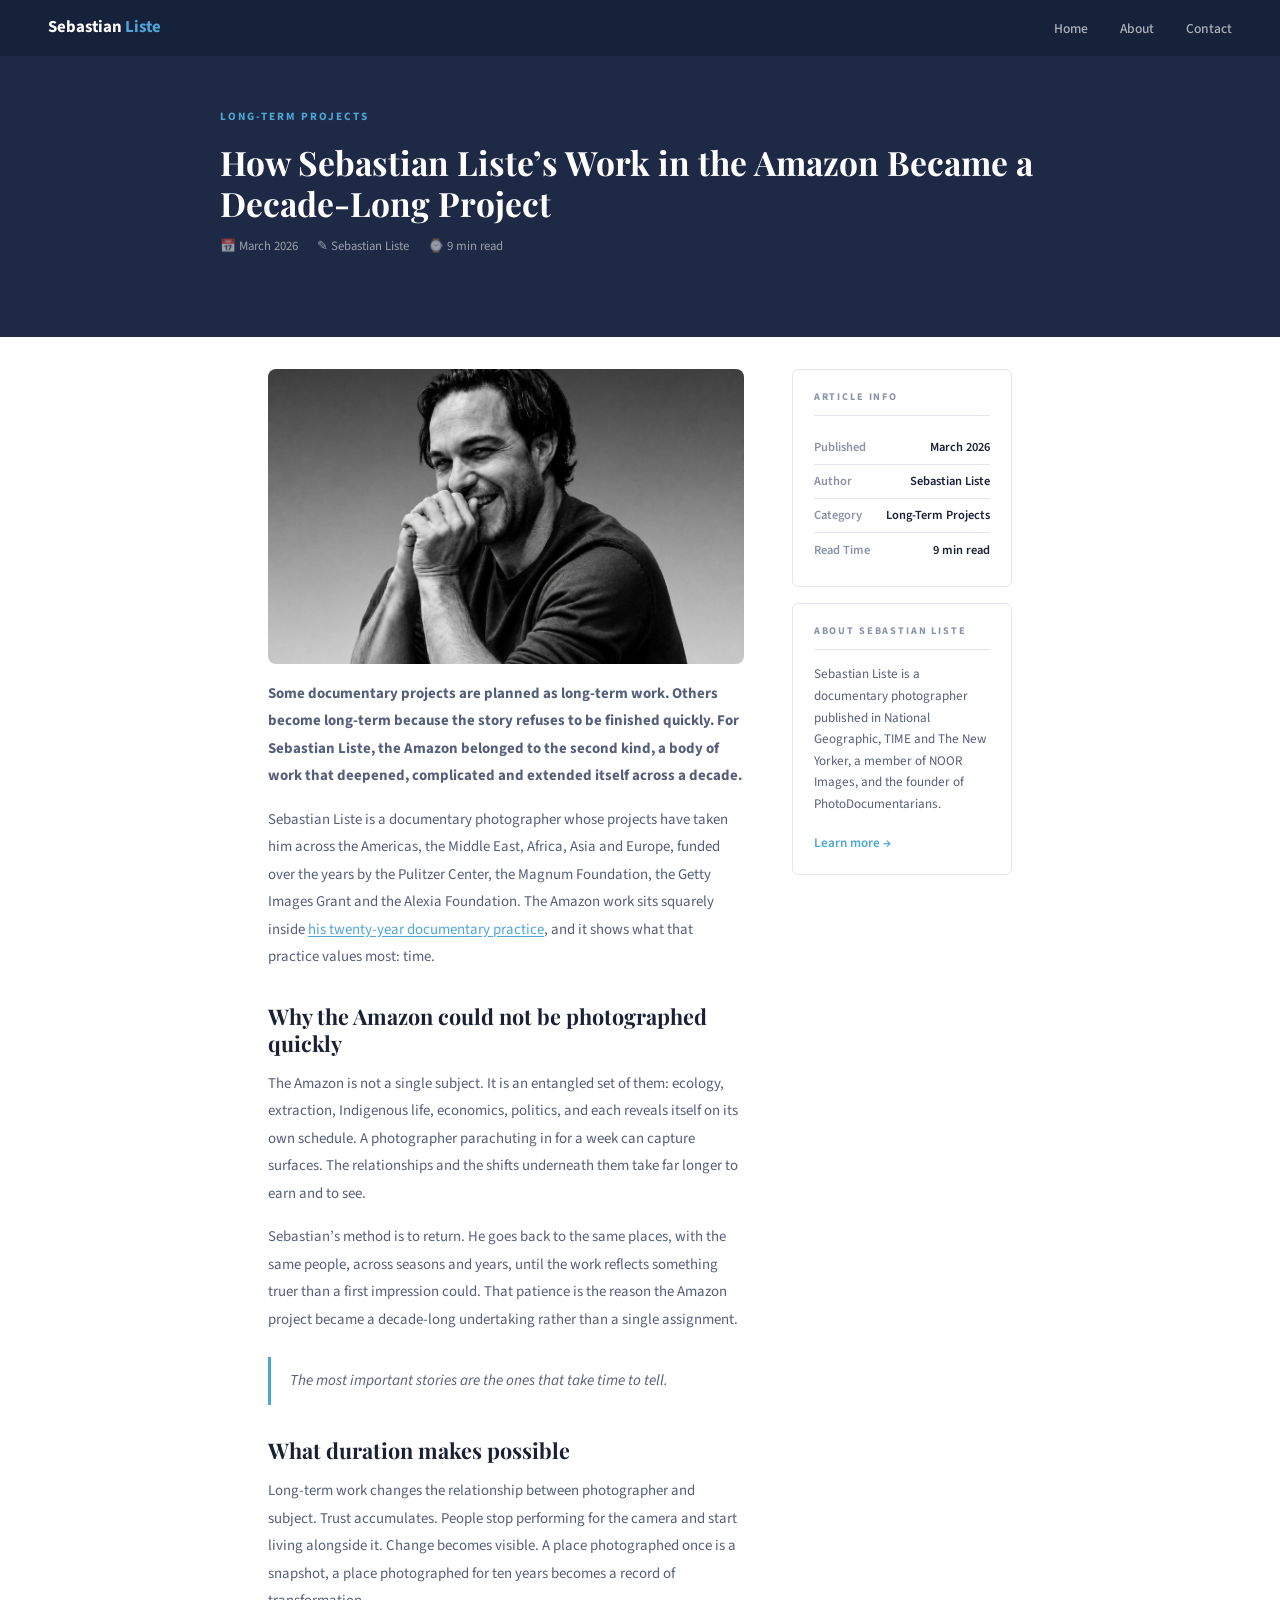
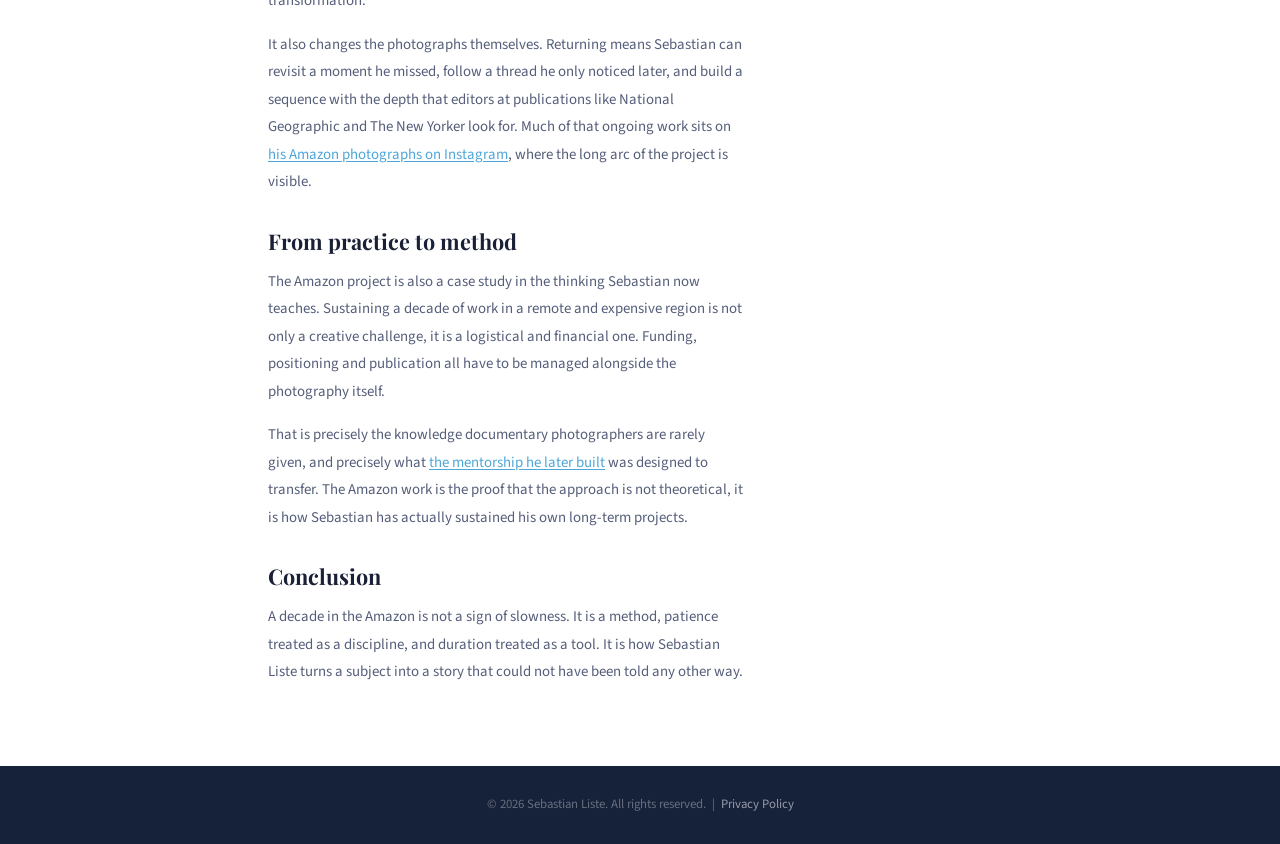
<file: amazon-decade-long-project.html>
<!DOCTYPE html>
<html lang="en">
<head>
<meta charset="UTF-8"/>
<meta name="viewport" content="width=device-width,initial-scale=1.0"/>
<title>How Sebastian Liste&rsquo;s Work in the Amazon Became a Decade-Long Project | Sebastian Liste</title>
<meta name="description" content="How Sebastian Liste's photography of the Amazon grew into a decade-long documentary project, and what that duration reveals about his approach to long-term work."/>
<link rel="canonical" href="https://sebastianliste.netlify.app/amazon-decade-long-project.html"/>
<meta property="og:type" content="article"/>
<meta property="og:title" content="How Sebastian Liste&rsquo;s Work in the Amazon Became a Decade-Long Project"/>
<meta property="og:description" content="How Sebastian Liste's photography of the Amazon grew into a decade-long documentary project, and what that duration reveals about his approach to long-term work."/>
<meta property="og:image" content="https://sebastianliste.netlify.app/images/article-2.jpg"/>
<meta property="og:url" content="https://sebastianliste.netlify.app/amazon-decade-long-project.html"/>
<link href="https://fonts.googleapis.com/css2?family=Playfair+Display:wght@700&family=Source+Sans+3:wght@300;400;500;600&display=swap" rel="stylesheet"/>
<link rel="stylesheet" href="assets/style.css"/>
<script type="application/ld+json">
{
  "@context": "https://schema.org",
  "@type": "Person",
  "name": "Sebastian Liste",
  "jobTitle": "Documentary Photographer",
  "url": "https://sebastianliste.netlify.app/",
  "image": "https://sebastianliste.netlify.app/images/hero.jpg",
  "description": "Sebastian Liste is a documentary photographer with a twenty-year record of work published in National Geographic, TIME, The New York Times and The New Yorker, and the founder of PhotoDocumentarians, a mentorship platform and global community for documentary photographers.",
  "address": {
    "@type": "PostalAddress",
    "addressCountry": "ES"
  },
  "worksFor": {
    "@type": "Organization",
    "name": "PhotoDocumentarians",
    "url": "https://www.photodocumentarians.com/"
  },
  "memberOf": {
    "@type": "Organization",
    "name": "NOOR Images"
  },
  "sameAs": [
    "https://www.photodocumentarians.com/",
    "https://www.facebook.com/sebastian.liste",
    "https://www.linkedin.com/in/sebastianliste/",
    "https://www.instagram.com/sebastianliste",
    "https://x.com/sebasliste"
  ]
}
</script>
<script type="application/ld+json">
{
  "@context": "https://schema.org",
  "@type": "WebSite",
  "name": "Sebastian Liste",
  "url": "https://sebastianliste.netlify.app/"
}
</script>
<script type="application/ld+json">
{
  "@context": "https://schema.org",
  "@type": "Article",
  "headline": "How Sebastian Liste’s Work in the Amazon Became a Decade-Long Project",
  "datePublished": "2026-03-18",
  "dateModified": "2026-03-18",
  "author": {
    "@type": "Person",
    "name": "Sebastian Liste",
    "url": "https://sebastianliste.netlify.app/"
  },
  "image": "https://sebastianliste.netlify.app/images/article-2.jpg",
  "mainEntityOfPage": {
    "@type": "WebPage",
    "@id": "https://sebastianliste.netlify.app/amazon-decade-long-project.html"
  },
  "publisher": {
    "@type": "Person",
    "name": "Sebastian Liste"
  }
}
</script>
</head>
<body>
<nav id="main-nav">
  <a class="nav-logo" href="/">Sebastian<span> Liste</span></a>
  <ul class="nav-links">
    <li><a href="/">Home</a></li>
    <li><a href="about.html">About</a></li>
    <li><a href="contact.html">Contact</a></li>
  </ul>
</nav>
<div class="art-hero">
  <div class="art-hero-inner">
    <p class="eyebrow" style="color:var(--blue)">Long-Term Projects</p>
    <h1 class="art-hero-title">How Sebastian Liste&rsquo;s Work in the Amazon Became a Decade-Long Project</h1>
    <div class="art-meta">
      <div class="art-meta-item">&#128197; March 2026</div>
      <div class="art-meta-item">&#9998; Sebastian Liste</div>
      <div class="art-meta-item">&#8986; 9 min read</div>
    </div>
  </div>
</div>
<div class="art-body">
  <article>
    <img class="art-hero-image" src="images/article-2.jpg" alt="Sebastian Liste, documentary photographer, whose Amazon work became a decade-long project"/>
    <p class="art-p"><strong>Some documentary projects are planned as long-term work. Others become long-term because the story refuses to be finished quickly. For Sebastian Liste, the Amazon belonged to the second kind, a body of work that deepened, complicated and extended itself across a decade.</strong></p>
    <p class="art-p">Sebastian Liste is a documentary photographer whose projects have taken him across the Americas, the Middle East, Africa, Asia and Europe, funded over the years by the Pulitzer Center, the Magnum Foundation, the Getty Images Grant and the Alexia Foundation. The Amazon work sits squarely inside <a href="about.html">his twenty-year documentary practice</a>, and it shows what that practice values most: time.</p>
    <h2 class="art-h2">Why the Amazon could not be photographed quickly</h2>
    <p class="art-p">The Amazon is not a single subject. It is an entangled set of them: ecology, extraction, Indigenous life, economics, politics, and each reveals itself on its own schedule. A photographer parachuting in for a week can capture surfaces. The relationships and the shifts underneath them take far longer to earn and to see.</p>
    <p class="art-p">Sebastian&rsquo;s method is to return. He goes back to the same places, with the same people, across seasons and years, until the work reflects something truer than a first impression could. That patience is the reason the Amazon project became a decade-long undertaking rather than a single assignment.</p>
    <div class="art-quote">The most important stories are the ones that take time to tell.</div>
    <h2 class="art-h2">What duration makes possible</h2>
    <p class="art-p">Long-term work changes the relationship between photographer and subject. Trust accumulates. People stop performing for the camera and start living alongside it. Change becomes visible. A place photographed once is a snapshot, a place photographed for ten years becomes a record of transformation.</p>
    <p class="art-p">It also changes the photographs themselves. Returning means Sebastian can revisit a moment he missed, follow a thread he only noticed later, and build a sequence with the depth that editors at publications like National Geographic and The New Yorker look for. Much of that ongoing work sits on <a href="https://www.instagram.com/sebastianliste" target="_blank" rel="noopener">his Amazon photographs on Instagram</a>, where the long arc of the project is visible.</p>
    <h2 class="art-h2">From practice to method</h2>
    <p class="art-p">The Amazon project is also a case study in the thinking Sebastian now teaches. Sustaining a decade of work in a remote and expensive region is not only a creative challenge, it is a logistical and financial one. Funding, positioning and publication all have to be managed alongside the photography itself.</p>
    <p class="art-p">That is precisely the knowledge documentary photographers are rarely given, and precisely what <a href="what-photodocumentarians-is.html">the mentorship he later built</a> was designed to transfer. The Amazon work is the proof that the approach is not theoretical, it is how Sebastian has actually sustained his own long-term projects.</p>
    <h2 class="art-h2">Conclusion</h2>
    <p class="art-p">A decade in the Amazon is not a sign of slowness. It is a method, patience treated as a discipline, and duration treated as a tool. It is how Sebastian Liste turns a subject into a story that could not have been told any other way.</p>
  </article>
  <aside class="art-sidebar-box">
    <div class="art-sb-box">
      <span class="art-sb-label">Article Info</span>
      <div class="art-sb-row"><span>Published</span><span>March 2026</span></div>
      <div class="art-sb-row"><span>Author</span><span>Sebastian Liste</span></div>
      <div class="art-sb-row"><span>Category</span><span>Long-Term Projects</span></div>
      <div class="art-sb-row"><span>Read Time</span><span>9 min read</span></div>
    </div>
    <div class="art-sb-box">
      <span class="art-sb-label">About Sebastian Liste</span>
      <p style="font-size:.82rem;color:var(--tm);line-height:1.65;margin-bottom:.8rem">Sebastian Liste is a documentary photographer published in National Geographic, TIME and The New Yorker, a member of NOOR Images, and the founder of PhotoDocumentarians.</p>
      <a href="about.html" style="font-size:.82rem;font-weight:600;color:var(--blue);text-decoration:none">Learn more &rarr;</a>
    </div>
  </aside>
</div>
<footer>
  <p>&copy; 2026 Sebastian Liste. All rights reserved. &nbsp;|&nbsp; <a href="privacy.html">Privacy Policy</a></p>
</footer>
</body>
</html>
</file>
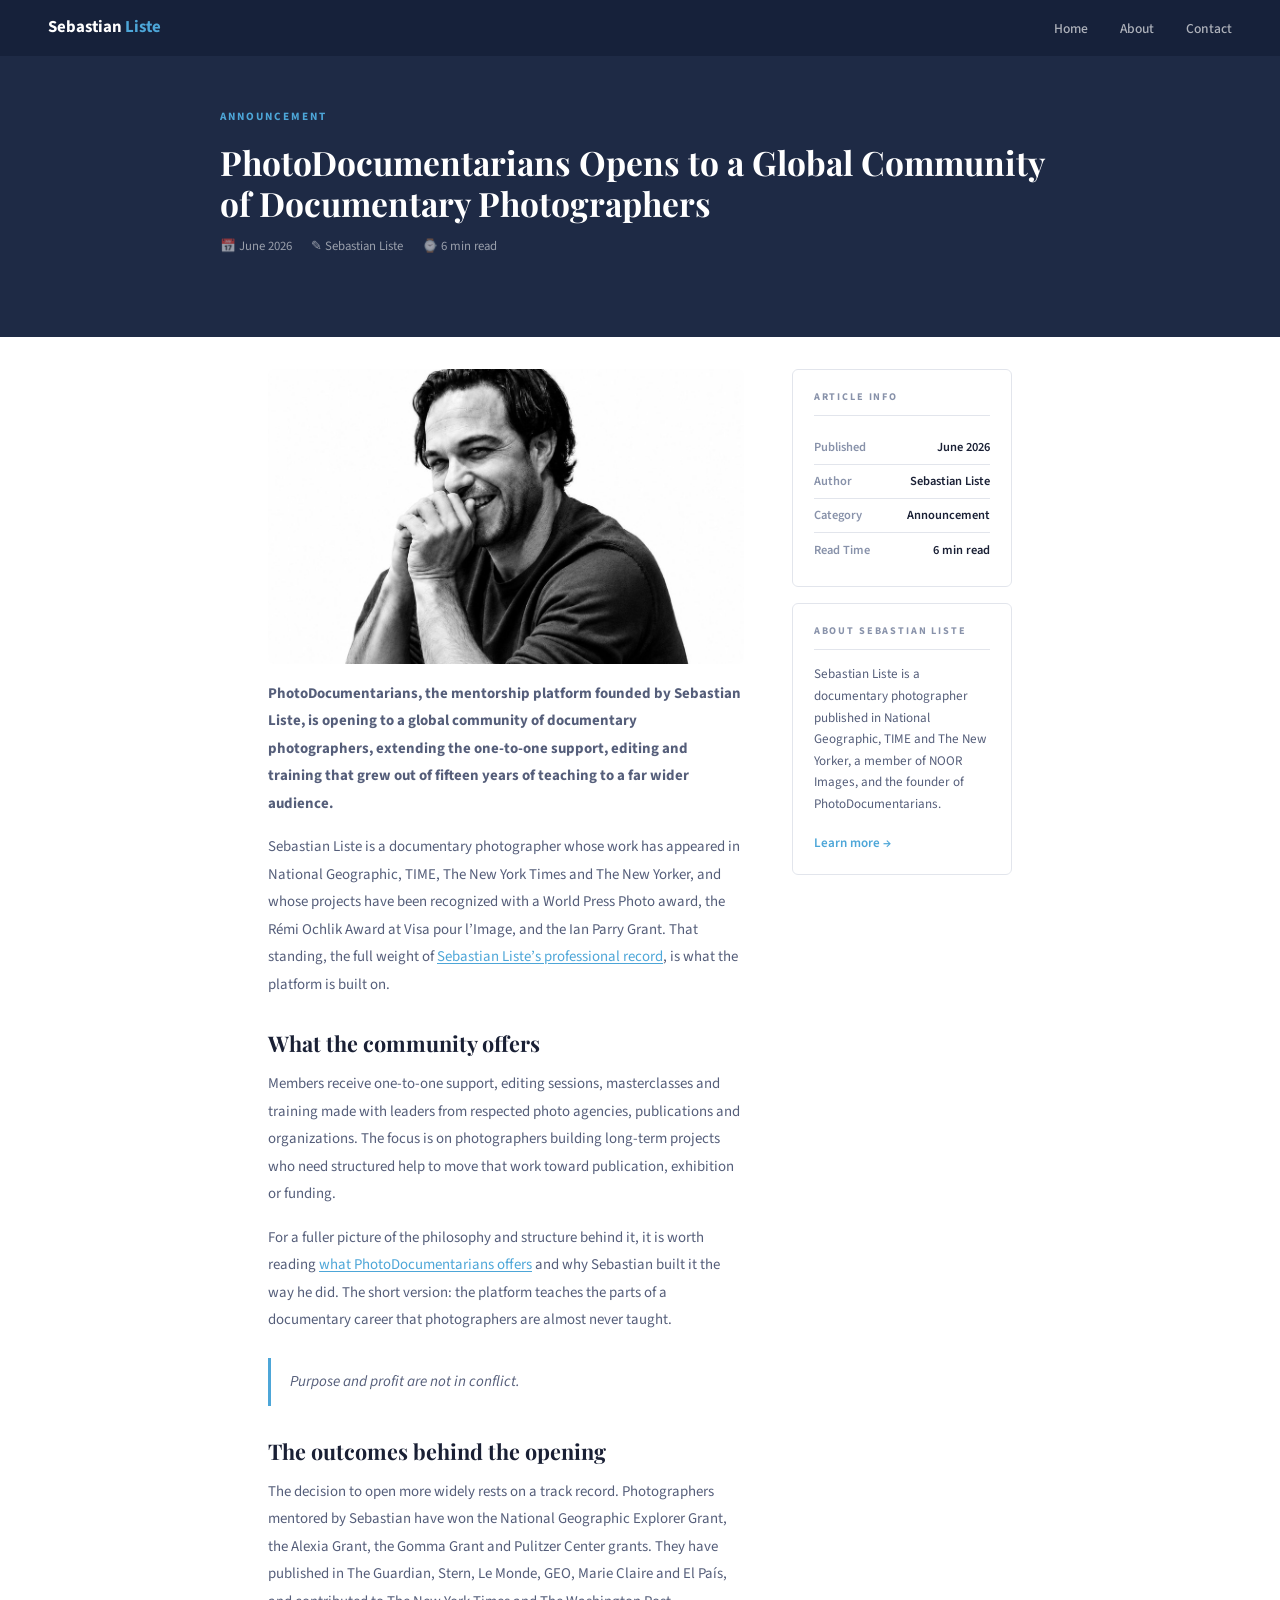
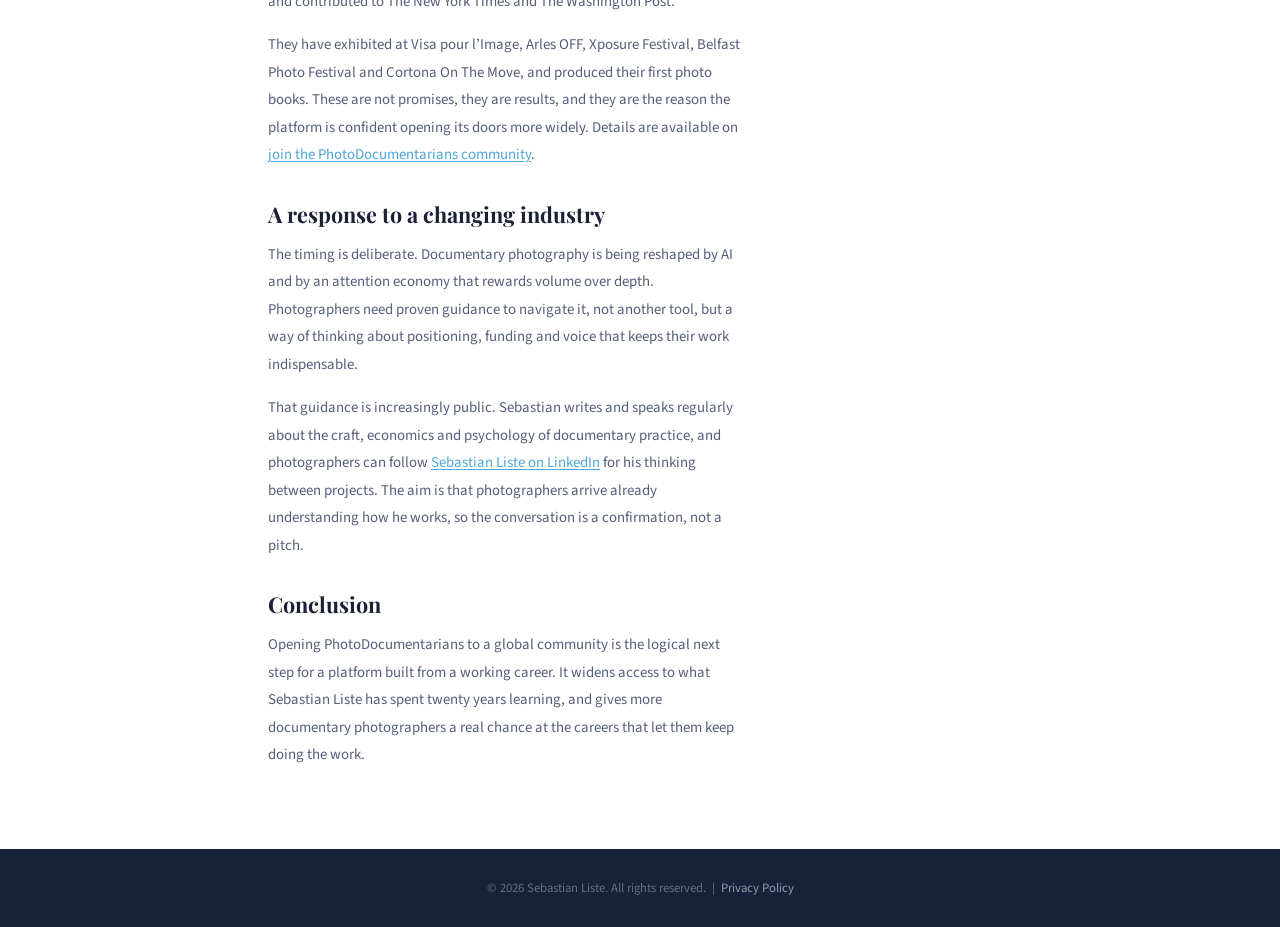
<file: photodocumentarians-opens-global-community.html>
<!DOCTYPE html>
<html lang="en">
<head>
<meta charset="UTF-8"/>
<meta name="viewport" content="width=device-width,initial-scale=1.0"/>
<title>PhotoDocumentarians Opens to a Global Community of Documentary Photographers | Sebastian Liste</title>
<meta name="description" content="PhotoDocumentarians, founded by Sebastian Liste, opens to a global community of documentary photographers seeking structured support toward publication, exhibition and funding."/>
<link rel="canonical" href="https://sebastianliste.netlify.app/photodocumentarians-opens-global-community.html"/>
<meta property="og:type" content="article"/>
<meta property="og:title" content="PhotoDocumentarians Opens to a Global Community of Documentary Photographers"/>
<meta property="og:description" content="PhotoDocumentarians, founded by Sebastian Liste, opens to a global community of documentary photographers seeking structured support toward publication, exhibition and funding."/>
<meta property="og:image" content="https://sebastianliste.netlify.app/images/article-3.jpg"/>
<meta property="og:url" content="https://sebastianliste.netlify.app/photodocumentarians-opens-global-community.html"/>
<link href="https://fonts.googleapis.com/css2?family=Playfair+Display:wght@700&family=Source+Sans+3:wght@300;400;500;600&display=swap" rel="stylesheet"/>
<link rel="stylesheet" href="assets/style.css"/>
<script type="application/ld+json">
{
  "@context": "https://schema.org",
  "@type": "Person",
  "name": "Sebastian Liste",
  "jobTitle": "Documentary Photographer",
  "url": "https://sebastianliste.netlify.app/",
  "image": "https://sebastianliste.netlify.app/images/hero.jpg",
  "description": "Sebastian Liste is a documentary photographer with a twenty-year record of work published in National Geographic, TIME, The New York Times and The New Yorker, and the founder of PhotoDocumentarians, a mentorship platform and global community for documentary photographers.",
  "address": {
    "@type": "PostalAddress",
    "addressCountry": "ES"
  },
  "worksFor": {
    "@type": "Organization",
    "name": "PhotoDocumentarians",
    "url": "https://www.photodocumentarians.com/"
  },
  "memberOf": {
    "@type": "Organization",
    "name": "NOOR Images"
  },
  "sameAs": [
    "https://www.photodocumentarians.com/",
    "https://www.facebook.com/sebastian.liste",
    "https://www.linkedin.com/in/sebastianliste/",
    "https://www.instagram.com/sebastianliste",
    "https://x.com/sebasliste"
  ]
}
</script>
<script type="application/ld+json">
{
  "@context": "https://schema.org",
  "@type": "WebSite",
  "name": "Sebastian Liste",
  "url": "https://sebastianliste.netlify.app/"
}
</script>
<script type="application/ld+json">
{
  "@context": "https://schema.org",
  "@type": "Article",
  "headline": "PhotoDocumentarians Opens to a Global Community of Documentary Photographers",
  "datePublished": "2026-06-09",
  "dateModified": "2026-06-09",
  "author": {
    "@type": "Person",
    "name": "Sebastian Liste",
    "url": "https://sebastianliste.netlify.app/"
  },
  "image": "https://sebastianliste.netlify.app/images/article-3.jpg",
  "mainEntityOfPage": {
    "@type": "WebPage",
    "@id": "https://sebastianliste.netlify.app/photodocumentarians-opens-global-community.html"
  },
  "publisher": {
    "@type": "Person",
    "name": "Sebastian Liste"
  }
}
</script>
</head>
<body>
<nav id="main-nav">
  <a class="nav-logo" href="/">Sebastian<span> Liste</span></a>
  <ul class="nav-links">
    <li><a href="/">Home</a></li>
    <li><a href="about.html">About</a></li>
    <li><a href="contact.html">Contact</a></li>
  </ul>
</nav>
<div class="art-hero">
  <div class="art-hero-inner">
    <p class="eyebrow" style="color:var(--blue)">Announcement</p>
    <h1 class="art-hero-title">PhotoDocumentarians Opens to a Global Community of Documentary Photographers</h1>
    <div class="art-meta">
      <div class="art-meta-item">&#128197; June 2026</div>
      <div class="art-meta-item">&#9998; Sebastian Liste</div>
      <div class="art-meta-item">&#8986; 6 min read</div>
    </div>
  </div>
</div>
<div class="art-body">
  <article>
    <img class="art-hero-image" src="images/article-3.jpg" alt="Sebastian Liste, founder of PhotoDocumentarians, which is opening to a global community"/>
    <p class="art-p"><strong>PhotoDocumentarians, the mentorship platform founded by Sebastian Liste, is opening to a global community of documentary photographers, extending the one-to-one support, editing and training that grew out of fifteen years of teaching to a far wider audience.</strong></p>
    <p class="art-p">Sebastian Liste is a documentary photographer whose work has appeared in National Geographic, TIME, The New York Times and The New Yorker, and whose projects have been recognized with a World Press Photo award, the R&eacute;mi Ochlik Award at Visa pour l&rsquo;Image, and the Ian Parry Grant. That standing, the full weight of <a href="about.html">Sebastian Liste&rsquo;s professional record</a>, is what the platform is built on.</p>
    <h2 class="art-h2">What the community offers</h2>
    <p class="art-p">Members receive one-to-one support, editing sessions, masterclasses and training made with leaders from respected photo agencies, publications and organizations. The focus is on photographers building long-term projects who need structured help to move that work toward publication, exhibition or funding.</p>
    <p class="art-p">For a fuller picture of the philosophy and structure behind it, it is worth reading <a href="what-photodocumentarians-is.html">what PhotoDocumentarians offers</a> and why Sebastian built it the way he did. The short version: the platform teaches the parts of a documentary career that photographers are almost never taught.</p>
    <div class="art-quote">Purpose and profit are not in conflict.</div>
    <h2 class="art-h2">The outcomes behind the opening</h2>
    <p class="art-p">The decision to open more widely rests on a track record. Photographers mentored by Sebastian have won the National Geographic Explorer Grant, the Alexia Grant, the Gomma Grant and Pulitzer Center grants. They have published in The Guardian, Stern, Le Monde, GEO, Marie Claire and El Pa&iacute;s, and contributed to The New York Times and The Washington Post.</p>
    <p class="art-p">They have exhibited at Visa pour l&rsquo;Image, Arles OFF, Xposure Festival, Belfast Photo Festival and Cortona On The Move, and produced their first photo books. These are not promises, they are results, and they are the reason the platform is confident opening its doors more widely. Details are available on <a href="https://www.photodocumentarians.com/" target="_blank" rel="noopener">join the PhotoDocumentarians community</a>.</p>
    <h2 class="art-h2">A response to a changing industry</h2>
    <p class="art-p">The timing is deliberate. Documentary photography is being reshaped by AI and by an attention economy that rewards volume over depth. Photographers need proven guidance to navigate it, not another tool, but a way of thinking about positioning, funding and voice that keeps their work indispensable.</p>
    <p class="art-p">That guidance is increasingly public. Sebastian writes and speaks regularly about the craft, economics and psychology of documentary practice, and photographers can follow <a href="https://www.linkedin.com/in/sebastianliste/" target="_blank" rel="noopener">Sebastian Liste on LinkedIn</a> for his thinking between projects. The aim is that photographers arrive already understanding how he works, so the conversation is a confirmation, not a pitch.</p>
    <h2 class="art-h2">Conclusion</h2>
    <p class="art-p">Opening PhotoDocumentarians to a global community is the logical next step for a platform built from a working career. It widens access to what Sebastian Liste has spent twenty years learning, and gives more documentary photographers a real chance at the careers that let them keep doing the work.</p>
  </article>
  <aside class="art-sidebar-box">
    <div class="art-sb-box">
      <span class="art-sb-label">Article Info</span>
      <div class="art-sb-row"><span>Published</span><span>June 2026</span></div>
      <div class="art-sb-row"><span>Author</span><span>Sebastian Liste</span></div>
      <div class="art-sb-row"><span>Category</span><span>Announcement</span></div>
      <div class="art-sb-row"><span>Read Time</span><span>6 min read</span></div>
    </div>
    <div class="art-sb-box">
      <span class="art-sb-label">About Sebastian Liste</span>
      <p style="font-size:.82rem;color:var(--tm);line-height:1.65;margin-bottom:.8rem">Sebastian Liste is a documentary photographer published in National Geographic, TIME and The New Yorker, a member of NOOR Images, and the founder of PhotoDocumentarians.</p>
      <a href="about.html" style="font-size:.82rem;font-weight:600;color:var(--blue);text-decoration:none">Learn more &rarr;</a>
    </div>
  </aside>
</div>
<footer>
  <p>&copy; 2026 Sebastian Liste. All rights reserved. &nbsp;|&nbsp; <a href="privacy.html">Privacy Policy</a></p>
</footer>
</body>
</html>
</file>
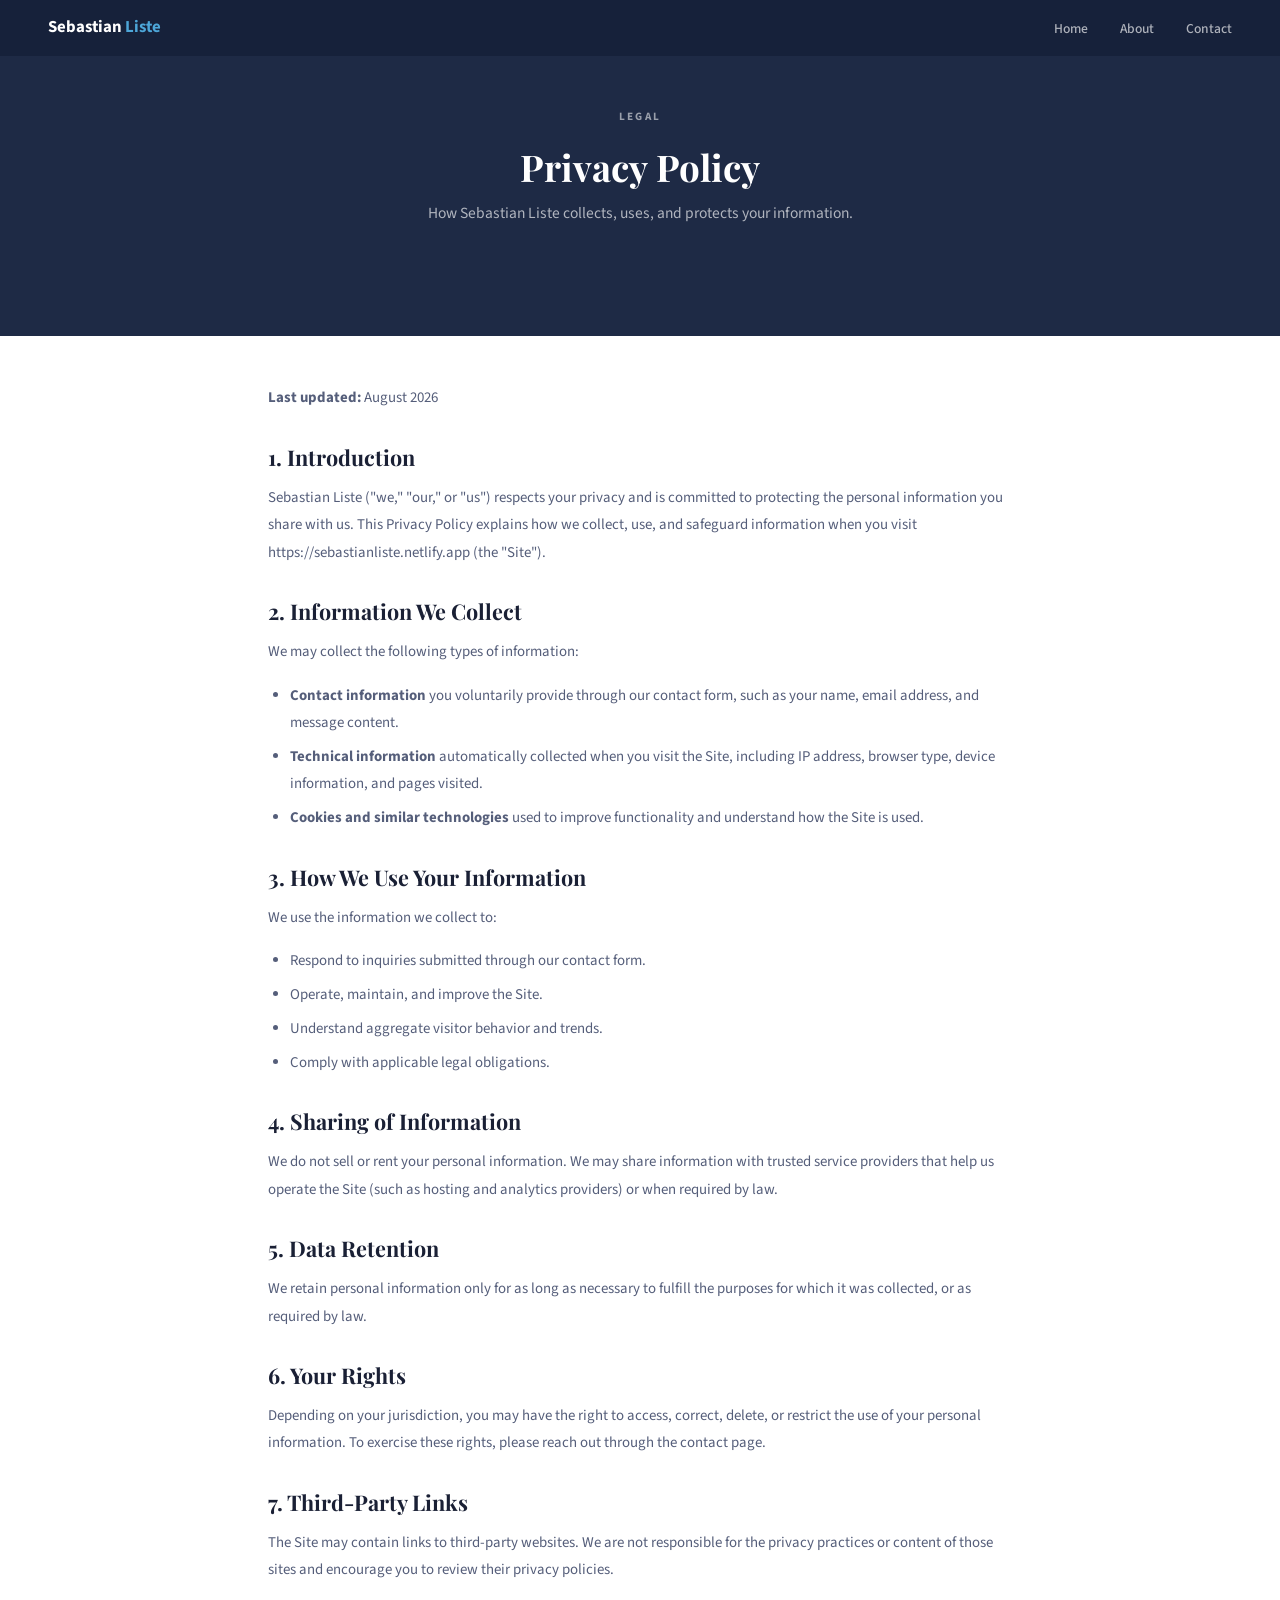
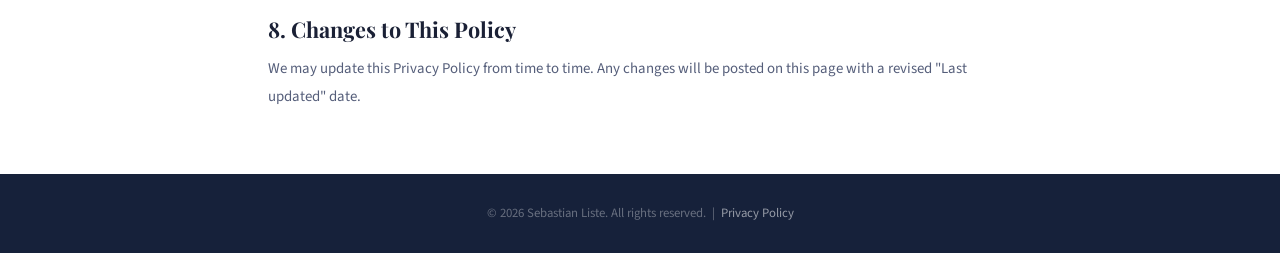
<file: privacy.html>
<!DOCTYPE html>
<html lang="en">
<head>
<meta charset="UTF-8"/>
<meta name="viewport" content="width=device-width,initial-scale=1.0"/>
<title>Privacy Policy | Sebastian Liste</title>
<meta name="description" content="Privacy policy for Sebastian Liste."/>
<meta name="robots" content="noindex"/>
<link rel="canonical" href="https://sebastianliste.netlify.app/privacy.html"/>
<link href="https://fonts.googleapis.com/css2?family=Playfair+Display:wght@700&family=Source+Sans+3:wght@300;400;500;600&display=swap" rel="stylesheet"/>
<link rel="stylesheet" href="assets/style.css"/>
<script type="application/ld+json">
{
  "@context": "https://schema.org",
  "@type": "Person",
  "name": "Sebastian Liste",
  "jobTitle": "Documentary Photographer",
  "url": "https://sebastianliste.netlify.app/",
  "image": "https://sebastianliste.netlify.app/images/hero.jpg",
  "description": "Sebastian Liste is a documentary photographer with a twenty-year record of work published in National Geographic, TIME, The New York Times and The New Yorker, and the founder of PhotoDocumentarians, a mentorship platform and global community for documentary photographers.",
  "address": {
    "@type": "PostalAddress",
    "addressCountry": "ES"
  },
  "worksFor": {
    "@type": "Organization",
    "name": "PhotoDocumentarians",
    "url": "https://www.photodocumentarians.com/"
  },
  "memberOf": {
    "@type": "Organization",
    "name": "NOOR Images"
  },
  "sameAs": [
    "https://www.photodocumentarians.com/",
    "https://www.facebook.com/sebastian.liste",
    "https://www.linkedin.com/in/sebastianliste/",
    "https://www.instagram.com/sebastianliste",
    "https://x.com/sebasliste"
  ]
}
</script>
<script type="application/ld+json">
{
  "@context": "https://schema.org",
  "@type": "WebSite",
  "name": "Sebastian Liste",
  "url": "https://sebastianliste.netlify.app/"
}
</script>
</head>
<body>
<nav id="main-nav">
  <a class="nav-logo" href="/">Sebastian<span> Liste</span></a>
  <ul class="nav-links">
    <li><a href="/">Home</a></li>
    <li><a href="about.html">About</a></li>
    <li><a href="contact.html">Contact</a></li>
  </ul>
</nav>
<div class="pg-hero">
  <p class="eyebrow" style="color:rgba(255,255,255,.55)">Legal</p>
  <h1>Privacy Policy</h1>
  <p class="pg-sub">How Sebastian Liste collects, uses, and protects your information.</p>
</div>
<div class="legal-wrap">
  <p class="legal-meta"><strong>Last updated:</strong> August 2026</p>
  <h2>1. Introduction</h2>
  <p>Sebastian Liste ("we," "our," or "us") respects your privacy and is committed to protecting the personal information you share with us. This Privacy Policy explains how we collect, use, and safeguard information when you visit https://sebastianliste.netlify.app (the "Site").</p>
  <h2>2. Information We Collect</h2>
  <p>We may collect the following types of information:</p>
  <ul>
    <li><strong>Contact information</strong> you voluntarily provide through our contact form, such as your name, email address, and message content.</li>
    <li><strong>Technical information</strong> automatically collected when you visit the Site, including IP address, browser type, device information, and pages visited.</li>
    <li><strong>Cookies and similar technologies</strong> used to improve functionality and understand how the Site is used.</li>
  </ul>
  <h2>3. How We Use Your Information</h2>
  <p>We use the information we collect to:</p>
  <ul>
    <li>Respond to inquiries submitted through our contact form.</li>
    <li>Operate, maintain, and improve the Site.</li>
    <li>Understand aggregate visitor behavior and trends.</li>
    <li>Comply with applicable legal obligations.</li>
  </ul>
  <h2>4. Sharing of Information</h2>
  <p>We do not sell or rent your personal information. We may share information with trusted service providers that help us operate the Site (such as hosting and analytics providers) or when required by law.</p>
  <h2>5. Data Retention</h2>
  <p>We retain personal information only for as long as necessary to fulfill the purposes for which it was collected, or as required by law.</p>
  <h2>6. Your Rights</h2>
  <p>Depending on your jurisdiction, you may have the right to access, correct, delete, or restrict the use of your personal information. To exercise these rights, please reach out through the contact page.</p>
  <h2>7. Third-Party Links</h2>
  <p>The Site may contain links to third-party websites. We are not responsible for the privacy practices or content of those sites and encourage you to review their privacy policies.</p>
  <h2>8. Changes to This Policy</h2>
  <p>We may update this Privacy Policy from time to time. Any changes will be posted on this page with a revised "Last updated" date.</p>
</div>
<footer>
  <p>&copy; 2026 Sebastian Liste. All rights reserved. &nbsp;|&nbsp; <a href="privacy.html">Privacy Policy</a></p>
</footer>
</body>
</html>
</file>
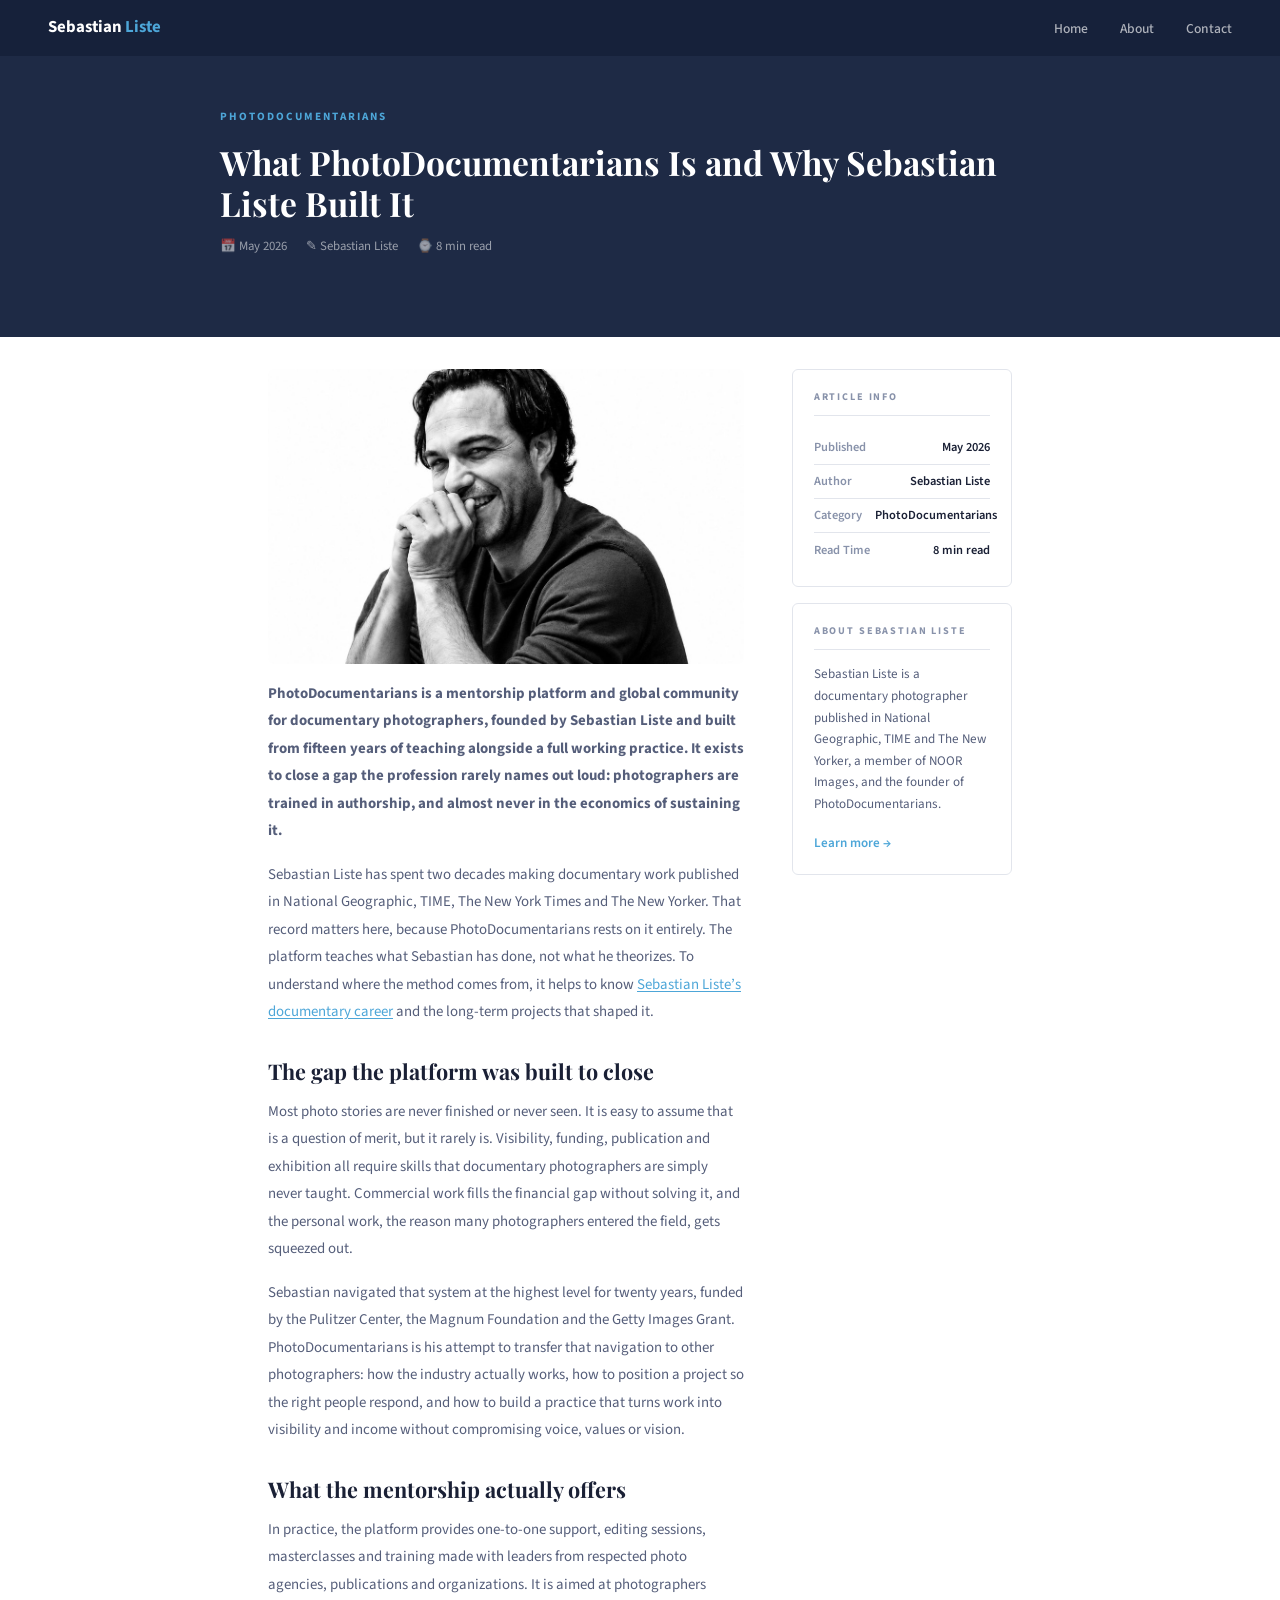
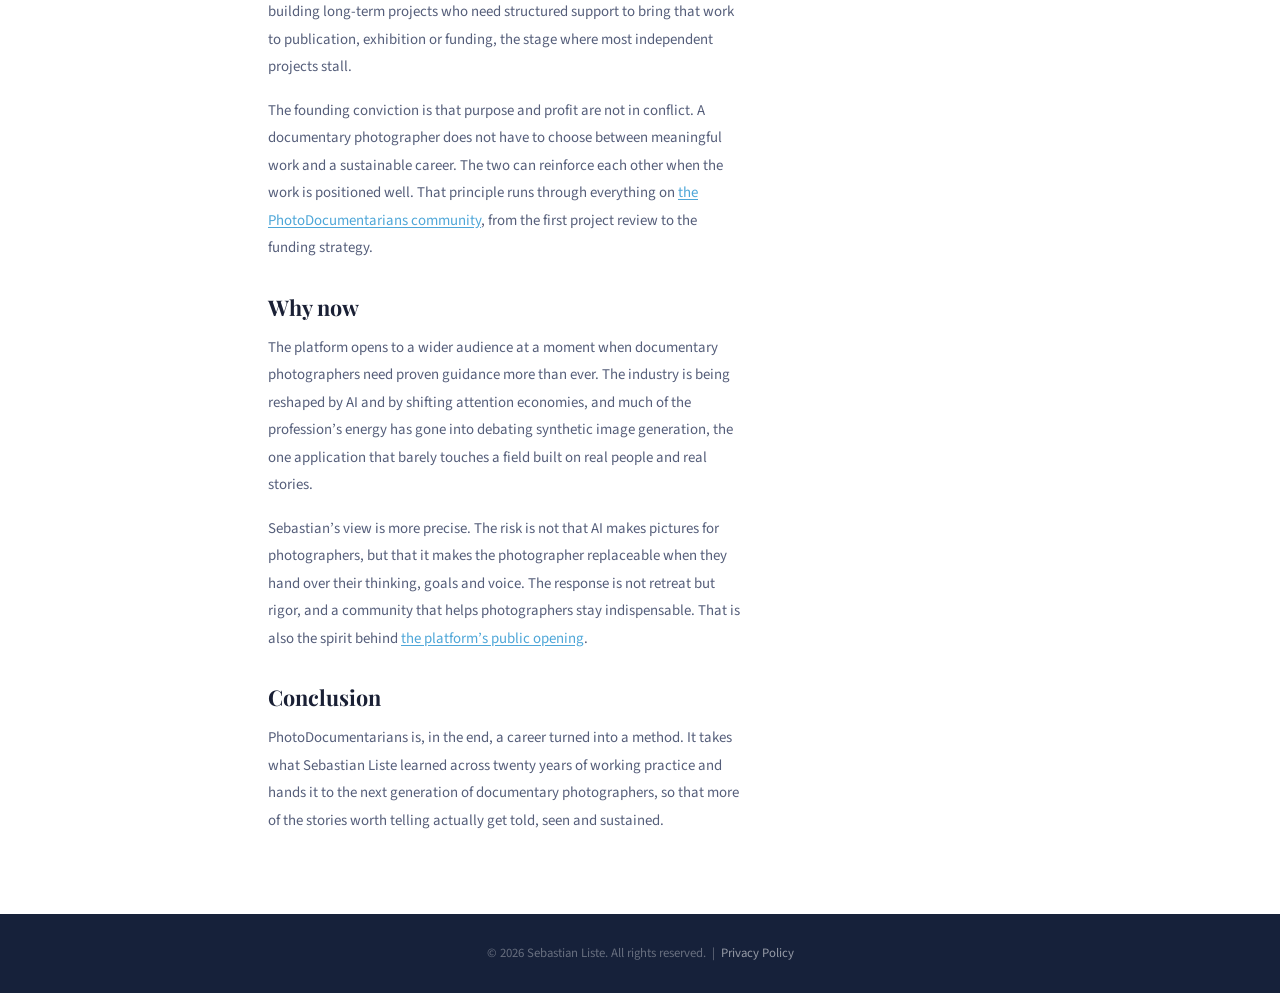
<file: what-photodocumentarians-is.html>
<!DOCTYPE html>
<html lang="en">
<head>
<meta charset="UTF-8"/>
<meta name="viewport" content="width=device-width,initial-scale=1.0"/>
<title>What PhotoDocumentarians Is and Why Sebastian Liste Built It | Sebastian Liste</title>
<meta name="description" content="Sebastian Liste founded PhotoDocumentarians to teach documentary photographers the economics of sustaining their work. Here is what the mentorship platform is and why he built it."/>
<link rel="canonical" href="https://sebastianliste.netlify.app/what-photodocumentarians-is.html"/>
<meta property="og:type" content="article"/>
<meta property="og:title" content="What PhotoDocumentarians Is and Why Sebastian Liste Built It"/>
<meta property="og:description" content="Sebastian Liste founded PhotoDocumentarians to teach documentary photographers the economics of sustaining their work. Here is what the mentorship platform is and why he built it."/>
<meta property="og:image" content="https://sebastianliste.netlify.app/images/article-1.jpg"/>
<meta property="og:url" content="https://sebastianliste.netlify.app/what-photodocumentarians-is.html"/>
<link href="https://fonts.googleapis.com/css2?family=Playfair+Display:wght@700&family=Source+Sans+3:wght@300;400;500;600&display=swap" rel="stylesheet"/>
<link rel="stylesheet" href="assets/style.css"/>
<script type="application/ld+json">
{
  "@context": "https://schema.org",
  "@type": "Person",
  "name": "Sebastian Liste",
  "jobTitle": "Documentary Photographer",
  "url": "https://sebastianliste.netlify.app/",
  "image": "https://sebastianliste.netlify.app/images/hero.jpg",
  "description": "Sebastian Liste is a documentary photographer with a twenty-year record of work published in National Geographic, TIME, The New York Times and The New Yorker, and the founder of PhotoDocumentarians, a mentorship platform and global community for documentary photographers.",
  "address": {
    "@type": "PostalAddress",
    "addressCountry": "ES"
  },
  "worksFor": {
    "@type": "Organization",
    "name": "PhotoDocumentarians",
    "url": "https://www.photodocumentarians.com/"
  },
  "memberOf": {
    "@type": "Organization",
    "name": "NOOR Images"
  },
  "sameAs": [
    "https://www.photodocumentarians.com/",
    "https://www.facebook.com/sebastian.liste",
    "https://www.linkedin.com/in/sebastianliste/",
    "https://www.instagram.com/sebastianliste",
    "https://x.com/sebasliste"
  ]
}
</script>
<script type="application/ld+json">
{
  "@context": "https://schema.org",
  "@type": "WebSite",
  "name": "Sebastian Liste",
  "url": "https://sebastianliste.netlify.app/"
}
</script>
<script type="application/ld+json">
{
  "@context": "https://schema.org",
  "@type": "Article",
  "headline": "What PhotoDocumentarians Is and Why Sebastian Liste Built It",
  "datePublished": "2026-05-12",
  "dateModified": "2026-05-12",
  "author": {
    "@type": "Person",
    "name": "Sebastian Liste",
    "url": "https://sebastianliste.netlify.app/"
  },
  "image": "https://sebastianliste.netlify.app/images/article-1.jpg",
  "mainEntityOfPage": {
    "@type": "WebPage",
    "@id": "https://sebastianliste.netlify.app/what-photodocumentarians-is.html"
  },
  "publisher": {
    "@type": "Person",
    "name": "Sebastian Liste"
  }
}
</script>
</head>
<body>
<nav id="main-nav">
  <a class="nav-logo" href="/">Sebastian<span> Liste</span></a>
  <ul class="nav-links">
    <li><a href="/">Home</a></li>
    <li><a href="about.html">About</a></li>
    <li><a href="contact.html">Contact</a></li>
  </ul>
</nav>
<div class="art-hero">
  <div class="art-hero-inner">
    <p class="eyebrow" style="color:var(--blue)">PhotoDocumentarians</p>
    <h1 class="art-hero-title">What PhotoDocumentarians Is and Why Sebastian Liste Built It</h1>
    <div class="art-meta">
      <div class="art-meta-item">&#128197; May 2026</div>
      <div class="art-meta-item">&#9998; Sebastian Liste</div>
      <div class="art-meta-item">&#8986; 8 min read</div>
    </div>
  </div>
</div>
<div class="art-body">
  <article>
    <img class="art-hero-image" src="images/article-1.jpg" alt="Documentary photographer Sebastian Liste, founder of PhotoDocumentarians"/>
    <p class="art-p"><strong>PhotoDocumentarians is a mentorship platform and global community for documentary photographers, founded by Sebastian Liste and built from fifteen years of teaching alongside a full working practice. It exists to close a gap the profession rarely names out loud: photographers are trained in authorship, and almost never in the economics of sustaining it.</strong></p>
    <p class="art-p">Sebastian Liste has spent two decades making documentary work published in National Geographic, TIME, The New York Times and The New Yorker. That record matters here, because PhotoDocumentarians rests on it entirely. The platform teaches what Sebastian has done, not what he theorizes. To understand where the method comes from, it helps to know <a href="about.html">Sebastian Liste&rsquo;s documentary career</a> and the long-term projects that shaped it.</p>
    <h2 class="art-h2">The gap the platform was built to close</h2>
    <p class="art-p">Most photo stories are never finished or never seen. It is easy to assume that is a question of merit, but it rarely is. Visibility, funding, publication and exhibition all require skills that documentary photographers are simply never taught. Commercial work fills the financial gap without solving it, and the personal work, the reason many photographers entered the field, gets squeezed out.</p>
    <p class="art-p">Sebastian navigated that system at the highest level for twenty years, funded by the Pulitzer Center, the Magnum Foundation and the Getty Images Grant. PhotoDocumentarians is his attempt to transfer that navigation to other photographers: how the industry actually works, how to position a project so the right people respond, and how to build a practice that turns work into visibility and income without compromising voice, values or vision.</p>
    <h2 class="art-h2">What the mentorship actually offers</h2>
    <p class="art-p">In practice, the platform provides one-to-one support, editing sessions, masterclasses and training made with leaders from respected photo agencies, publications and organizations. It is aimed at photographers building long-term projects who need structured support to bring that work to publication, exhibition or funding, the stage where most independent projects stall.</p>
    <p class="art-p">The founding conviction is that purpose and profit are not in conflict. A documentary photographer does not have to choose between meaningful work and a sustainable career. The two can reinforce each other when the work is positioned well. That principle runs through everything on <a href="https://www.photodocumentarians.com/" target="_blank" rel="noopener">the PhotoDocumentarians community</a>, from the first project review to the funding strategy.</p>
    <h2 class="art-h2">Why now</h2>
    <p class="art-p">The platform opens to a wider audience at a moment when documentary photographers need proven guidance more than ever. The industry is being reshaped by AI and by shifting attention economies, and much of the profession&rsquo;s energy has gone into debating synthetic image generation, the one application that barely touches a field built on real people and real stories.</p>
    <p class="art-p">Sebastian&rsquo;s view is more precise. The risk is not that AI makes pictures for photographers, but that it makes the photographer replaceable when they hand over their thinking, goals and voice. The response is not retreat but rigor, and a community that helps photographers stay indispensable. That is also the spirit behind <a href="photodocumentarians-opens-global-community.html">the platform&rsquo;s public opening</a>.</p>
    <h2 class="art-h2">Conclusion</h2>
    <p class="art-p">PhotoDocumentarians is, in the end, a career turned into a method. It takes what Sebastian Liste learned across twenty years of working practice and hands it to the next generation of documentary photographers, so that more of the stories worth telling actually get told, seen and sustained.</p>
  </article>
  <aside class="art-sidebar-box">
    <div class="art-sb-box">
      <span class="art-sb-label">Article Info</span>
      <div class="art-sb-row"><span>Published</span><span>May 2026</span></div>
      <div class="art-sb-row"><span>Author</span><span>Sebastian Liste</span></div>
      <div class="art-sb-row"><span>Category</span><span>PhotoDocumentarians</span></div>
      <div class="art-sb-row"><span>Read Time</span><span>8 min read</span></div>
    </div>
    <div class="art-sb-box">
      <span class="art-sb-label">About Sebastian Liste</span>
      <p style="font-size:.82rem;color:var(--tm);line-height:1.65;margin-bottom:.8rem">Sebastian Liste is a documentary photographer published in National Geographic, TIME and The New Yorker, a member of NOOR Images, and the founder of PhotoDocumentarians.</p>
      <a href="about.html" style="font-size:.82rem;font-weight:600;color:var(--blue);text-decoration:none">Learn more &rarr;</a>
    </div>
  </aside>
</div>
<footer>
  <p>&copy; 2026 Sebastian Liste. All rights reserved. &nbsp;|&nbsp; <a href="privacy.html">Privacy Policy</a></p>
</footer>
</body>
</html>
</file>
<file: assets/style.css>
*,*::before,*::after{box-sizing:border-box;margin:0;padding:0}
:root{
  --navy:#1e2a45;--navy-deep:#16213a;--navy-mid:#253050;
  --blue:#4da6d8;--white:#fff;--off:#f4f5f7;--border:#e2e5ec;
  --td:#1a2035;--tm:#555e7a;--tl:#8892aa;
  --fh:'Playfair Display',Georgia,serif;--fb:'Source Sans 3',sans-serif;
}
html{scroll-behavior:smooth}
body{font-family:var(--fb);color:var(--td);background:var(--white);line-height:1.65;overflow-x:hidden}
/* NAV */
nav{position:sticky;top:0;z-index:200;display:flex;align-items:center;justify-content:space-between;padding:0 3rem;height:56px;background:var(--navy-deep)}
.nav-logo{font-family:var(--fb);font-size:1.05rem;font-weight:700;text-decoration:none;color:#fff;cursor:pointer}
.nav-logo span{color:var(--blue)}
.nav-links{display:flex;gap:2rem;list-style:none}
.nav-links a{font-size:.85rem;font-weight:500;color:rgba(255,255,255,.65);text-decoration:none;transition:color .2s;cursor:pointer}
.nav-links a:hover,.nav-links a.active{color:#fff}
.nav-has-drop{position:relative}
.nav-drop-toggle{display:flex;align-items:center;gap:.3rem;cursor:pointer;font-size:.85rem;font-weight:500;color:rgba(255,255,255,.65);transition:color .2s;text-decoration:none}
.nav-drop-toggle:hover{color:#fff}
.nav-chevron{font-size:.7rem;transition:transform .2s;display:inline-block}
.nav-dropdown{display:none;position:absolute;top:calc(100% + 10px);left:50%;transform:translateX(-50%);background:var(--navy-deep);border:1px solid rgba(255,255,255,.1);border-radius:8px;min-width:200px;padding:.4rem 0;box-shadow:0 12px 32px rgba(0,0,0,.4);list-style:none;z-index:300}
.nav-has-drop:hover .nav-dropdown{display:block}
.nav-dropdown li a{display:block;padding:.52rem 1.1rem;font-size:.8rem;color:rgba(255,255,255,.7);text-decoration:none;transition:all .15s;white-space:nowrap}
.nav-dropdown li a:hover{color:#fff;background:rgba(255,255,255,.06)}
/* FOOTER */
footer{background:var(--navy-deep);padding:1.8rem 3rem;text-align:center}
footer p{font-size:.8rem;color:rgba(255,255,255,.35)}
footer a{color:rgba(255,255,255,.55);text-decoration:none}
footer a:hover{color:#fff}
/* SHARED */
.eyebrow{font-size:.7rem;font-weight:700;letter-spacing:.18em;text-transform:uppercase;color:var(--blue);margin-bottom:.6rem}
.sec-title{font-family:var(--fh);font-size:1.9rem;font-weight:700;color:var(--td);line-height:1.2;margin-bottom:1.4rem}
/* HERO */
.h-hero{background:var(--navy);padding:60px 3rem 70px}
.h-inner{max-width:900px;margin:0 auto;display:flex;align-items:flex-start;gap:3.5rem}
.h-photo{flex-shrink:0;width:160px;height:160px;border-radius:50%;border:4px solid var(--blue);overflow:hidden;background:var(--navy-mid)}
.h-photo img{width:100%;height:100%;object-fit:cover;object-position:center 20%;display:block}
.h-name{font-family:var(--fh);font-size:2.3rem;font-weight:700;color:#fff;line-height:1.1;margin-bottom:.3rem}
.h-role{font-size:.95rem;font-weight:600;color:var(--blue);margin-bottom:1rem}
.h-desc{font-size:.97rem;color:rgba(255,255,255,.72);line-height:1.75;max-width:480px;margin-bottom:1.1rem}
.h-loc{display:flex;align-items:center;gap:.4rem;font-size:.83rem;color:rgba(255,255,255,.45)}
/* HOME ABOUT */
.h-about{background:var(--off);padding:70px 3rem}
.ha-inner{max-width:900px;margin:0 auto;display:grid;grid-template-columns:1fr 260px;gap:3.5rem;align-items:start}
.ha-text p{font-size:.95rem;color:var(--tm);line-height:1.8;margin-bottom:1rem}
.ha-link{display:inline-block;font-size:.88rem;font-weight:600;color:var(--blue);text-decoration:none;margin-top:.6rem;cursor:pointer}
.ha-photo{width:100%;aspect-ratio:3/4;object-fit:cover;object-position:center 25%;border-radius:8px;display:block}
/* ACCORDION */
.acc-section{padding:0 3rem 50px}
.acc-wrap{max-width:900px;margin:0 auto;display:flex;flex-direction:column;gap:.75rem}
.acc-btn{width:100%;display:flex;align-items:center;justify-content:space-between;padding:1rem 2rem;background:var(--navy-deep);color:#fff;font-family:var(--fb);font-size:.92rem;font-weight:600;border:none;border-radius:6px;cursor:pointer;transition:background .2s}
.acc-btn:hover{background:var(--navy-mid)}
.chevron{display:inline-block;transition:transform .3s}
.acc-btn.open .chevron{transform:rotate(180deg)}
.acc-body{display:none;background:var(--white);border:1px solid var(--border);border-radius:6px;padding:1.5rem 2rem}
.acc-body.open{display:block}
.social-media-list{display:flex;justify-content:center;gap:12px;flex-wrap:wrap;padding:.25rem 0}
.social-media-list a img{width:30px;height:30px;transition:transform .3s}
.social-media-list a:hover img{transform:scale(1.2)}
/* PRESS CARDS */
.h-press{background:#fff;padding:70px 3rem}
.pi{max-width:900px;margin:0 auto}
.pi .sec-title{margin-bottom:2rem}
.cards{display:grid;grid-template-columns:repeat(3,1fr);gap:1.2rem}
.card{border:1px solid var(--border);border-radius:6px;overflow:hidden;text-decoration:none;background:var(--white);display:flex;flex-direction:column;transition:box-shadow .2s,transform .2s}
.card:hover{box-shadow:0 10px 30px rgba(26,35,64,.12);transform:translateY(-3px)}
.ct{background:var(--navy);padding:1.4rem;display:flex;flex-direction:column;align-items:center;justify-content:center;text-align:center;min-height:110px}
.ct-cat{font-size:.65rem;font-weight:700;letter-spacing:.16em;text-transform:uppercase;color:rgba(255,255,255,.5);margin-bottom:.5rem}
.ct-ttl{font-family:var(--fh);font-size:1.02rem;font-weight:600;color:#fff;line-height:1.3}
.cb{padding:1.1rem 1.2rem;flex:1}
.cb-pub{font-size:.66rem;font-weight:700;letter-spacing:.12em;text-transform:uppercase;color:var(--blue);margin-bottom:.5rem}
.cb-hl{font-size:.92rem;font-weight:600;color:var(--td);line-height:1.4;margin-bottom:.5rem}
.cb-yr{font-size:.78rem;color:var(--tl)}
/* HOME CONTACT */
.h-contact{background:var(--off);padding:70px 3rem}
.hc-inner{max-width:900px;margin:0 auto;display:grid;grid-template-columns:1fr 1fr;gap:5rem;align-items:start}
.hc-title{font-family:var(--fh);font-size:1.6rem;font-weight:700;color:var(--td);margin-bottom:.6rem}
.hcp p{font-size:.9rem;color:var(--tm);line-height:1.7;margin-bottom:1.6rem}
.fl-lbl{font-size:.68rem;font-weight:700;letter-spacing:.18em;text-transform:uppercase;color:var(--tl);margin-bottom:.8rem}
.aside-soc{display:flex;gap:.5rem;flex-wrap:wrap}
.asoc{min-width:38px;height:38px;padding:0 .6rem;border:1.5px solid var(--border);border-radius:4px;display:flex;align-items:center;justify-content:center;font-size:.72rem;font-weight:700;color:var(--td);text-decoration:none;transition:all .18s}
.asoc:hover{background:var(--navy);color:#fff;border-color:var(--navy)}
/* FORMS */
.cf{display:flex;flex-direction:column;gap:1.1rem}
.cf label{font-size:.82rem;font-weight:600;color:var(--td);display:block;margin-bottom:.3rem}
.cf input,.cf textarea{width:100%;padding:.7rem .9rem;border:1px solid var(--border);border-radius:4px;font-family:var(--fb);font-size:.9rem;color:var(--td);background:var(--white);outline:none;transition:border-color .2s;resize:vertical}
.cf input:focus,.cf textarea:focus{border-color:var(--navy)}
.cf textarea{min-height:110px}
.btn-sm{align-self:flex-start;padding:.75rem 1.8rem;background:var(--navy-deep);color:#fff;font-family:var(--fb);font-size:.88rem;font-weight:600;border:none;border-radius:4px;cursor:pointer}
.btn-sm:hover{background:var(--blue)}
/* PAGE HERO */
.pg-hero{background:var(--navy);padding:52px 3rem 110px;text-align:center}
.pg-hero h1{font-family:var(--fh);font-size:2.3rem;font-weight:700;color:#fff;line-height:1.15;margin-bottom:.8rem;margin-top:1.2rem}
.pg-sub{font-size:.97rem;color:rgba(255,255,255,.65);max-width:500px;margin:0 auto;line-height:1.65}
/* ABOUT PAGE */
.pc-wrap{background:var(--off);padding:0 3rem}
.pc{max-width:840px;margin:0 auto;background:var(--white);border:1px solid var(--border);border-radius:8px;padding:1.8rem 2rem;display:flex;align-items:center;gap:2rem;transform:translateY(-32px);box-shadow:0 4px 20px rgba(26,35,64,.08)}
.pc-ph{width:80px;height:80px;border-radius:50%;border:3px solid var(--blue);overflow:hidden;flex-shrink:0}
.pc-ph img{width:100%;height:100%;object-fit:cover;object-position:center 20%}
.pc-nm{font-family:var(--fh);font-size:1.35rem;font-weight:700;color:var(--td);margin-bottom:.2rem}
.pc-rl{font-size:.88rem;font-weight:600;color:var(--blue);margin-bottom:.35rem}
.pc-lc{display:flex;align-items:center;gap:.3rem;font-size:.8rem;color:var(--tl)}
.am-wrap{padding:0 3rem 60px;margin-top:-16px}
.am-inner{max-width:840px;margin:0 auto;display:grid;grid-template-columns:1fr 220px;gap:3rem;align-items:start}
.csec{margin-bottom:3rem}
.cey{font-size:.68rem;font-weight:700;letter-spacing:.18em;text-transform:uppercase;color:var(--blue);margin-bottom:.5rem}
.csec h2{font-family:var(--fh);font-size:1.45rem;font-weight:700;color:var(--td);line-height:1.25;margin-bottom:1rem}
.csec p{font-size:.92rem;color:var(--tm);line-height:1.82;margin-bottom:.9rem}
.sidebar-facts{position:sticky;top:80px}
.sb-box{background:var(--white);border:1px solid var(--border);border-radius:6px;padding:1.3rem 1.4rem;margin-bottom:1.3rem}
.sb-title{font-size:.66rem;font-weight:700;letter-spacing:.18em;text-transform:uppercase;color:var(--tl);margin-bottom:1rem;padding-bottom:.6rem;border-bottom:1px solid var(--border)}
.fr{display:flex;justify-content:space-between;align-items:baseline;padding:.45rem 0;border-bottom:1px solid var(--border);gap:.8rem}
.fr:last-child{border-bottom:none}
.fl{font-size:.76rem;font-weight:600;color:var(--tl);white-space:nowrap}
.fv{font-size:.8rem;font-weight:600;color:var(--td);text-align:right;line-height:1.35}
.fw-lbl{font-size:.66rem;font-weight:700;letter-spacing:.18em;text-transform:uppercase;color:var(--tl);margin-bottom:.7rem}
.sb-soc{display:flex;gap:.5rem;flex-wrap:wrap}
.ssoc{min-width:34px;height:34px;padding:0 .5rem;border:1.5px solid var(--border);border-radius:4px;display:flex;align-items:center;justify-content:center;font-size:.7rem;font-weight:700;color:var(--td);text-decoration:none;transition:all .18s}
.ssoc:hover{background:var(--navy);color:#fff;border-color:var(--navy)}
/* CONTACT PAGE */
.cp-hero{background:var(--navy);padding:52px 3rem 110px;text-align:center}
.cc-wrap{padding:0 3rem;margin-top:-72px;position:relative;z-index:10}
.cc{max-width:760px;margin:0 auto;display:grid;grid-template-columns:1fr 1fr;border-radius:10px;overflow:hidden;box-shadow:0 12px 48px rgba(26,35,64,.18)}
.fp{background:var(--white);padding:2.4rem}
.fp h2{font-family:var(--fh);font-size:1.35rem;font-weight:700;color:var(--td);margin-bottom:.3rem}
.fp-sub{font-size:.85rem;color:var(--tl);margin-bottom:1.5rem}
.cf2{display:flex;flex-direction:column;gap:.9rem}
.cf2 label{font-size:.8rem;font-weight:600;color:var(--td);display:block;margin-bottom:.25rem}
.cf2 input,.cf2 textarea{width:100%;padding:.65rem .85rem;border:1px solid var(--border);border-radius:4px;font-family:var(--fb);font-size:.88rem;color:var(--td);outline:none;transition:border-color .2s;resize:vertical}
.cf2 input:focus,.cf2 textarea:focus{border-color:var(--navy)}
.cf2 textarea{min-height:100px}
.btn-cf2{padding:.75rem 1.6rem;background:var(--navy-deep);color:#fff;font-family:var(--fb);font-size:.88rem;font-weight:600;border:none;border-radius:4px;cursor:pointer;margin-top:.4rem}
.btn-cf2:hover{background:var(--blue)}
.ci{background:var(--navy);padding:2.4rem;display:flex;flex-direction:column;gap:1.5rem}
.ci-title{font-family:var(--fh);font-size:1.5rem;font-weight:700;color:#fff}
.ci-lbl{font-size:.66rem;font-weight:700;letter-spacing:.18em;text-transform:uppercase;color:rgba(255,255,255,.45);margin-bottom:.5rem}
.ci-val{font-size:.9rem;color:rgba(255,255,255,.85);text-decoration:none}
a.ci-val:hover{color:#fff}
.ci-soc{display:flex;gap:.5rem;flex-wrap:wrap}
.cisoc{min-width:34px;height:34px;padding:0 .5rem;border:1.5px solid rgba(255,255,255,.2);border-radius:4px;display:flex;align-items:center;justify-content:center;font-size:.7rem;font-weight:700;color:rgba(255,255,255,.7);text-decoration:none;transition:all .18s}
.cisoc:hover{background:rgba(255,255,255,.12);color:#fff}
/* ARTICLE PAGE */
.art-hero{background:var(--navy);padding:52px 3rem 80px}
.art-hero-inner{max-width:840px;margin:0 auto}
.art-hero-title{font-family:var(--fh);font-size:2.1rem;font-weight:700;color:#fff;line-height:1.2;margin:1rem 0 .8rem}
.art-meta{display:flex;align-items:center;gap:1.2rem;flex-wrap:wrap}
.art-meta-item{display:flex;align-items:center;gap:.35rem;font-size:.8rem;color:rgba(255,255,255,.55)}
.art-body{max-width:840px;margin:2rem auto 4rem;padding:0 3rem;display:grid;grid-template-columns:1fr 220px;gap:3rem;align-items:start}
.art-h2{font-family:var(--fh);font-size:1.35rem;font-weight:700;color:var(--td);margin:2rem 0 .8rem;line-height:1.25}
.art-p{font-size:.93rem;color:var(--tm);line-height:1.85;margin-bottom:1rem}
.art-p a{color:var(--blue);text-decoration:underline}
.art-quote{border-left:3px solid var(--blue);padding:.7rem 1.2rem;margin:1.5rem 0;font-style:italic;color:var(--tm);font-size:.95rem;line-height:1.7}
.art-hero-image{width:100%;max-height:420px;object-fit:cover;object-position:center 20%;border-radius:8px;margin-bottom:1rem;display:block}
.art-sidebar-box{position:sticky;top:80px}
.art-sb-box{background:var(--white);border:1px solid var(--border);border-radius:6px;padding:1.2rem 1.3rem;margin-bottom:1rem}
.art-sb-label{font-size:.64rem;font-weight:700;letter-spacing:.18em;text-transform:uppercase;color:var(--tl);margin-bottom:.9rem;padding-bottom:.55rem;border-bottom:1px solid var(--border);display:block}
.art-sb-row{display:flex;justify-content:space-between;align-items:baseline;padding:.4rem 0;border-bottom:1px solid var(--border);font-size:.78rem;gap:.8rem}
.art-sb-row:last-child{border-bottom:none}
.art-sb-row span:first-child{color:var(--tl);font-weight:600}
.art-sb-row span:last-child{color:var(--td);font-weight:600;text-align:right}
.card-article .ct-img{height:280px;overflow:hidden;background:var(--navy)}
.card-article .ct-img img{width:100%;height:100%;object-fit:cover;object-position:center 25%;display:block;transition:transform .3s}
.card-article:hover .ct-img img{transform:scale(1.05)}
/* PRIVACY / LEGAL PAGE */
.legal-wrap{max-width:840px;margin:0 auto;padding:3rem}
.legal-wrap h2{font-family:var(--fh);font-size:1.35rem;font-weight:700;color:var(--td);margin:2rem 0 .8rem;line-height:1.25}
.legal-wrap h2:first-child{margin-top:0}
.legal-wrap p{font-size:.93rem;color:var(--tm);line-height:1.85;margin-bottom:1rem}
.legal-wrap ul{margin:0 0 1rem 1.4rem}
.legal-wrap ul li{font-size:.93rem;color:var(--tm);line-height:1.85;margin-bottom:.4rem}
.legal-meta{font-size:.8rem;color:var(--tl);margin-bottom:1.5rem}
/* INLINE LINKS in generated content */
.ha-text p a,.csec p a,.art-p a,.h-desc a,.pg-sub a,.fp-sub a{color:var(--blue);text-decoration:underline;text-underline-offset:2px}
.ha-text p a:hover,.csec p a:hover,.h-desc a:hover,.pg-sub a:hover{opacity:.8}
.ha-text p strong,.csec p strong,.art-p strong,.h-desc strong,.pg-sub strong{font-weight:700;color:inherit}
@media(max-width:820px){
  nav{padding:0 1.2rem}
  .h-hero,.h-about,.h-press,.h-contact,.acc-section,.pg-hero,.pc-wrap,.am-wrap,.cc-wrap,.cp-hero,.legal-wrap{padding-left:1.2rem;padding-right:1.2rem}
  .h-inner{flex-direction:column;align-items:center;text-align:center}
  .h-desc{margin:0 auto 1rem}.h-loc{justify-content:center}
  .ha-inner,.hc-inner,.am-inner{grid-template-columns:1fr}
  .sidebar-facts{position:static}
  .pc{flex-direction:column;text-align:center}.pc-lc{justify-content:center}
  .cc{grid-template-columns:1fr}
  .cards{grid-template-columns:1fr}
  .art-body{grid-template-columns:1fr}.art-sidebar-box{position:static}
  .art-hero{padding:40px 1.2rem 60px}.art-hero-title{font-size:1.7rem}
}
</file>
